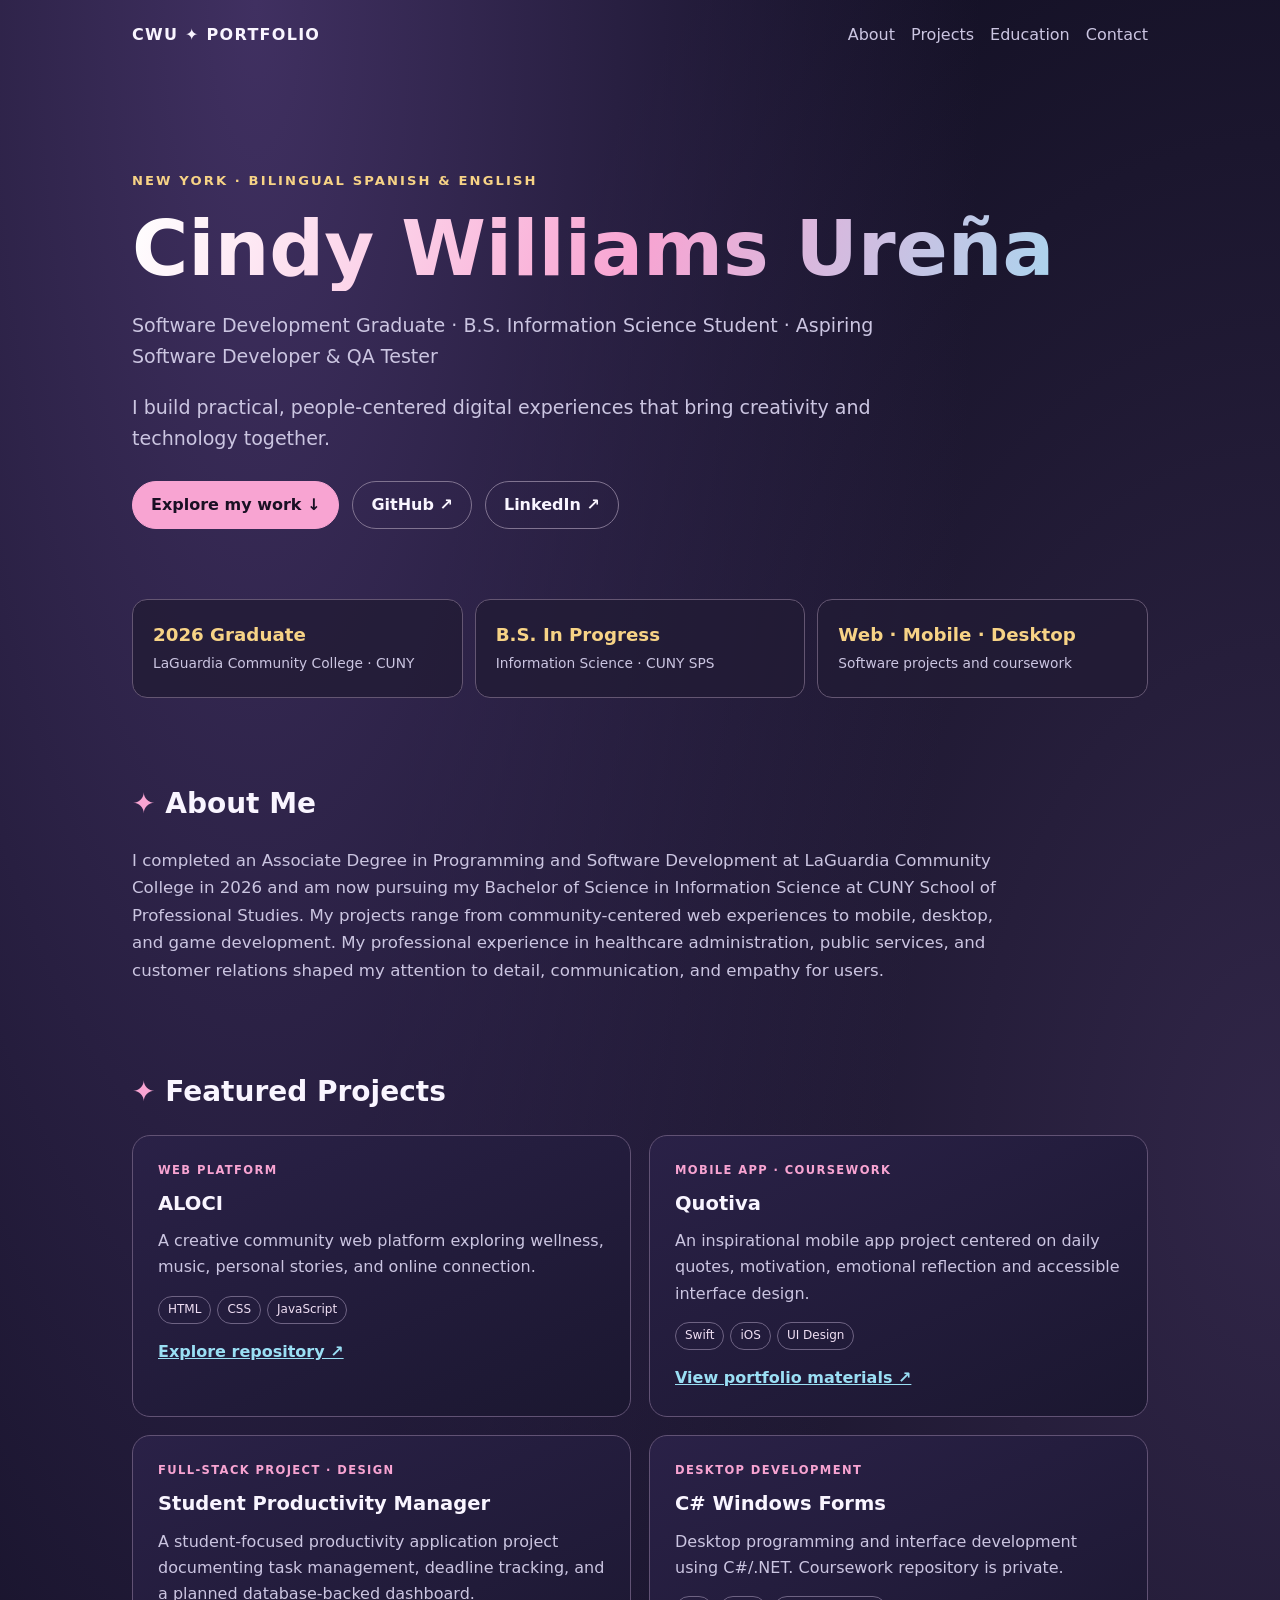
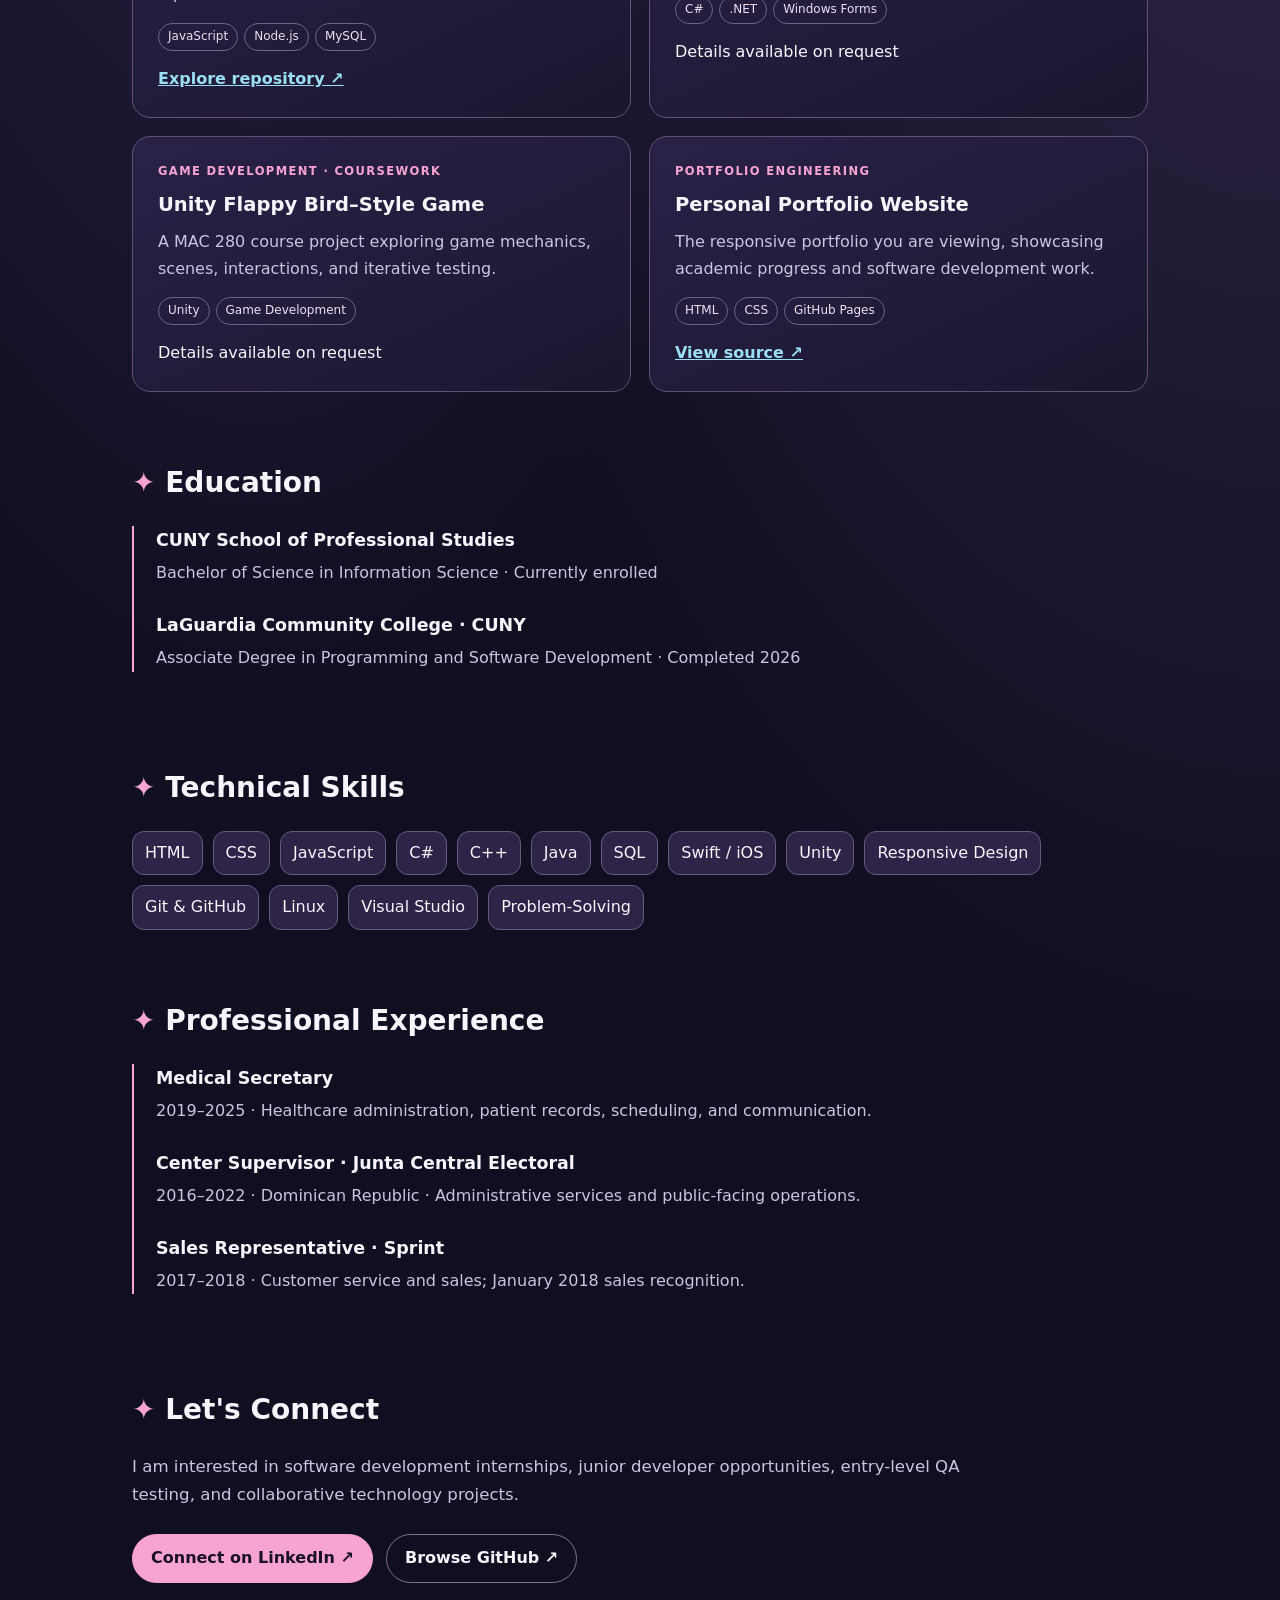
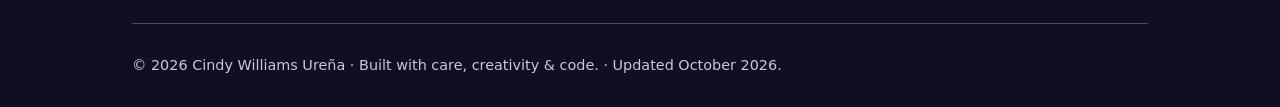
<file: index.html>
<!doctype html>
<html lang="en">
<head>
<meta charset="utf-8"><meta name="viewport" content="width=device-width,initial-scale=1">
<meta name="description" content="Cindy Williams Ureña — CUNY software development graduate, Information Science bachelor's student and aspiring developer. Projects, education and experience.">
<title>Cindy Williams Ureña | Developer Portfolio</title>
<style>
:root{color-scheme:dark;--bg:#100e21;--card:#201b38;--text:#f9f5ff;--muted:#cbc5e1;--pink:#f8a4d2;--gold:#f7d386;--blue:#9adff4}
*{box-sizing:border-box}html{scroll-behavior:smooth}body{margin:0;background:radial-gradient(ellipse at 20% 0%,#403061 0%,transparent 50%),radial-gradient(ellipse at 100% 35%,#312648 0%,transparent 50%),var(--bg);font:16px/1.65 system-ui,-apple-system,Segoe UI,sans-serif;color:var(--text)}.wrap{max-width:1060px;margin:auto;padding:0 22px}.nav{display:flex;justify-content:space-between;align-items:center;gap:16px;padding:22px 0}.logo{font-weight:800;letter-spacing:.08em}.nav a{color:var(--muted);text-decoration:none;margin-left:16px}.nav a:hover,a:hover{color:white}.hero{padding:100px 0 70px}.eyebrow{color:var(--gold);font-size:.82rem;letter-spacing:.16em;text-transform:uppercase;font-weight:700}.hero h1{font-size:clamp(2.5rem,6vw,5.25rem);line-height:1.08;margin:16px 0;background:linear-gradient(110deg,#fff,var(--pink),var(--blue));color:transparent;background-clip:text}.lead{max-width:770px;color:var(--muted);font-size:1.19rem}.actions{display:flex;flex-wrap:wrap;gap:13px;margin-top:26px}.btn{display:inline-flex;border:1px solid var(--pink);border-radius:999px;padding:10px 18px;color:#1a1024;background:var(--pink);font-weight:700;text-decoration:none}.btn.secondary{background:transparent;color:var(--text);border-color:#807390}.statbar{display:grid;grid-template-columns:repeat(3,1fr);gap:12px;margin-bottom:55px}.stat{border:1px solid #645672;background:#211b35c9;border-radius:15px;padding:20px}.stat strong{display:block;color:var(--gold);font-size:1.14rem}.stat span{color:var(--muted);font-size:.86rem}section{padding:28px 0 40px}h2{font-size:1.75rem;margin:0 0 20px}h2::before{content:"✦ ";color:var(--pink)}.about{font-size:1.04rem;max-width:880px;color:var(--muted)}.cards{display:grid;grid-template-columns:repeat(2,minmax(0,1fr));gap:18px}.card{background:linear-gradient(155deg,#2a2147,#1b1730);border:1px solid #615274;border-radius:18px;padding:25px}.card h3{margin:8px 0;font-size:1.22rem}.card p{color:var(--muted);margin:0 0 14px}.type{font-size:.72rem;font-weight:800;color:var(--pink);letter-spacing:.12em;text-transform:uppercase}.tags{display:flex;gap:6px;flex-wrap:wrap;margin:15px 0}.tags span{border:1px solid #6e6383;border-radius:999px;padding:3px 9px;font-size:.75rem;color:#f0dff4}.card a{color:var(--blue);font-weight:600}.timeline{border-left:2px solid var(--pink);padding-left:22px}.entry{margin:0 0 25px}.entry strong{font-size:1.09rem}.entry p{color:var(--muted);margin:5px 0}.skills{display:flex;flex-wrap:wrap;gap:10px}.skills span{background:#2d2447;border:1px solid #685981;padding:8px 12px;border-radius:12px}footer{border-top:1px solid #514568;padding:30px 0;color:var(--muted);font-size:.9rem}a:focus-visible{outline:3px solid var(--gold);outline-offset:3px}@media(max-width:680px){.nav{flex-direction:column;align-items:flex-start}.nav a{margin:0 16px 0 0}.hero{padding:55px 0}.statbar,.cards{grid-template-columns:1fr}}
</style>
</head>
<body>
<div class="wrap">
<nav class="nav" aria-label="Main navigation"><div class="logo">CWU ✦ PORTFOLIO</div><div><a href="#about">About</a><a href="#projects">Projects</a><a href="#education">Education</a><a href="#contact">Contact</a></div></nav>
<main>
<header class="hero"><div class="eyebrow">New York · Bilingual Spanish & English</div><h1>Cindy Williams Ureña</h1><p class="lead">Software Development Graduate · B.S. Information Science Student · Aspiring Software Developer & QA Tester</p><p class="lead">I build practical, people-centered digital experiences that bring creativity and technology together.</p><div class="actions"><a class="btn" href="#projects">Explore my work ↓</a><a class="btn secondary" href="https://github.com/cindymwu29-prog" target="_blank" rel="noopener noreferrer">GitHub ↗</a><a class="btn secondary" href="https://www.linkedin.com/in/cindy-williams-ure%C3%B1a-125b55191" target="_blank" rel="noopener noreferrer">LinkedIn ↗</a></div></header>
<div class="statbar"><div class="stat"><strong>2026 Graduate</strong><span>LaGuardia Community College · CUNY</span></div><div class="stat"><strong>B.S. In Progress</strong><span>Information Science · CUNY SPS</span></div><div class="stat"><strong>Web · Mobile · Desktop</strong><span>Software projects and coursework</span></div></div>
<section id="about"><h2>About Me</h2><p class="about">I completed an Associate Degree in Programming and Software Development at LaGuardia Community College in 2026 and am now pursuing my Bachelor of Science in Information Science at CUNY School of Professional Studies. My projects range from community-centered web experiences to mobile, desktop, and game development. My professional experience in healthcare administration, public services, and customer relations shaped my attention to detail, communication, and empathy for users.</p></section>
<section id="projects"><h2>Featured Projects</h2><div class="cards">
<article class="card"><div class="type">Web Platform</div><h3>ALOCI</h3><p>A creative community web platform exploring wellness, music, personal stories, and online connection.</p><div class="tags"><span>HTML</span><span>CSS</span><span>JavaScript</span></div><a href="https://github.com/cindymwu29-prog/ALOCI" target="_blank" rel="noopener noreferrer">Explore repository ↗</a></article>
<article class="card"><div class="type">Mobile App · Coursework</div><h3>Quotiva</h3><p>An inspirational mobile app project centered on daily quotes, motivation, emotional reflection and accessible interface design.</p><div class="tags"><span>Swift</span><span>iOS</span><span>UI Design</span></div><a href="https://github.com/cindymwu29-prog/portfolio" target="_blank" rel="noopener noreferrer">View portfolio materials ↗</a></article>
<article class="card"><div class="type">Full-Stack Project · Design</div><h3>Student Productivity Manager</h3><p>A student-focused productivity application project documenting task management, deadline tracking, and a planned database-backed dashboard.</p><div class="tags"><span>JavaScript</span><span>Node.js</span><span>MySQL</span></div><a href="https://github.com/cindymwu29-prog/student-productivity-manager" target="_blank" rel="noopener noreferrer">Explore repository ↗</a></article>
<article class="card"><div class="type">Desktop Development</div><h3>C# Windows Forms</h3><p>Desktop programming and interface development using C#/.NET. Coursework repository is private.</p><div class="tags"><span>C#</span><span>.NET</span><span>Windows Forms</span></div><span>Details available on request</span></article>
<article class="card"><div class="type">Game Development · Coursework</div><h3>Unity Flappy Bird–Style Game</h3><p>A MAC 280 course project exploring game mechanics, scenes, interactions, and iterative testing.</p><div class="tags"><span>Unity</span><span>Game Development</span></div><span>Details available on request</span></article>
<article class="card"><div class="type">Portfolio Engineering</div><h3>Personal Portfolio Website</h3><p>The responsive portfolio you are viewing, showcasing academic progress and software development work.</p><div class="tags"><span>HTML</span><span>CSS</span><span>GitHub Pages</span></div><a href="https://github.com/cindymwu29-prog/cindymwu29-prog.github.io" target="_blank" rel="noopener noreferrer">View source ↗</a></article>
</div></section>
<section id="education"><h2>Education</h2><div class="timeline"><div class="entry"><strong>CUNY School of Professional Studies</strong><p>Bachelor of Science in Information Science · Currently enrolled</p></div><div class="entry"><strong>LaGuardia Community College · CUNY</strong><p>Associate Degree in Programming and Software Development · Completed 2026</p></div></div></section>
<section><h2>Technical Skills</h2><div class="skills"><span>HTML</span><span>CSS</span><span>JavaScript</span><span>C#</span><span>C++</span><span>Java</span><span>SQL</span><span>Swift / iOS</span><span>Unity</span><span>Responsive Design</span><span>Git & GitHub</span><span>Linux</span><span>Visual Studio</span><span>Problem-Solving</span></div></section>
<section><h2>Professional Experience</h2><div class="timeline"><div class="entry"><strong>Medical Secretary</strong><p>2019–2025 · Healthcare administration, patient records, scheduling, and communication.</p></div><div class="entry"><strong>Center Supervisor · Junta Central Electoral</strong><p>2016–2022 · Dominican Republic · Administrative services and public-facing operations.</p></div><div class="entry"><strong>Sales Representative · Sprint</strong><p>2017–2018 · Customer service and sales; January 2018 sales recognition.</p></div></div></section>
<section id="contact"><h2>Let's Connect</h2><p class="about">I am interested in software development internships, junior developer opportunities, entry-level QA testing, and collaborative technology projects.</p><div class="actions"><a class="btn" href="https://www.linkedin.com/in/cindy-williams-ure%C3%B1a-125b55191" target="_blank" rel="noopener noreferrer">Connect on LinkedIn ↗</a><a class="btn secondary" href="https://github.com/cindymwu29-prog" target="_blank" rel="noopener noreferrer">Browse GitHub ↗</a></div></section>
</main><footer>© <span id="year">2026</span> Cindy Williams Ureña · Built with care, creativity & code. · Updated October 2026.</footer>
</div><script>document.getElementById('year').textContent=new Date().getFullYear()</script>
</body></html>
</file>
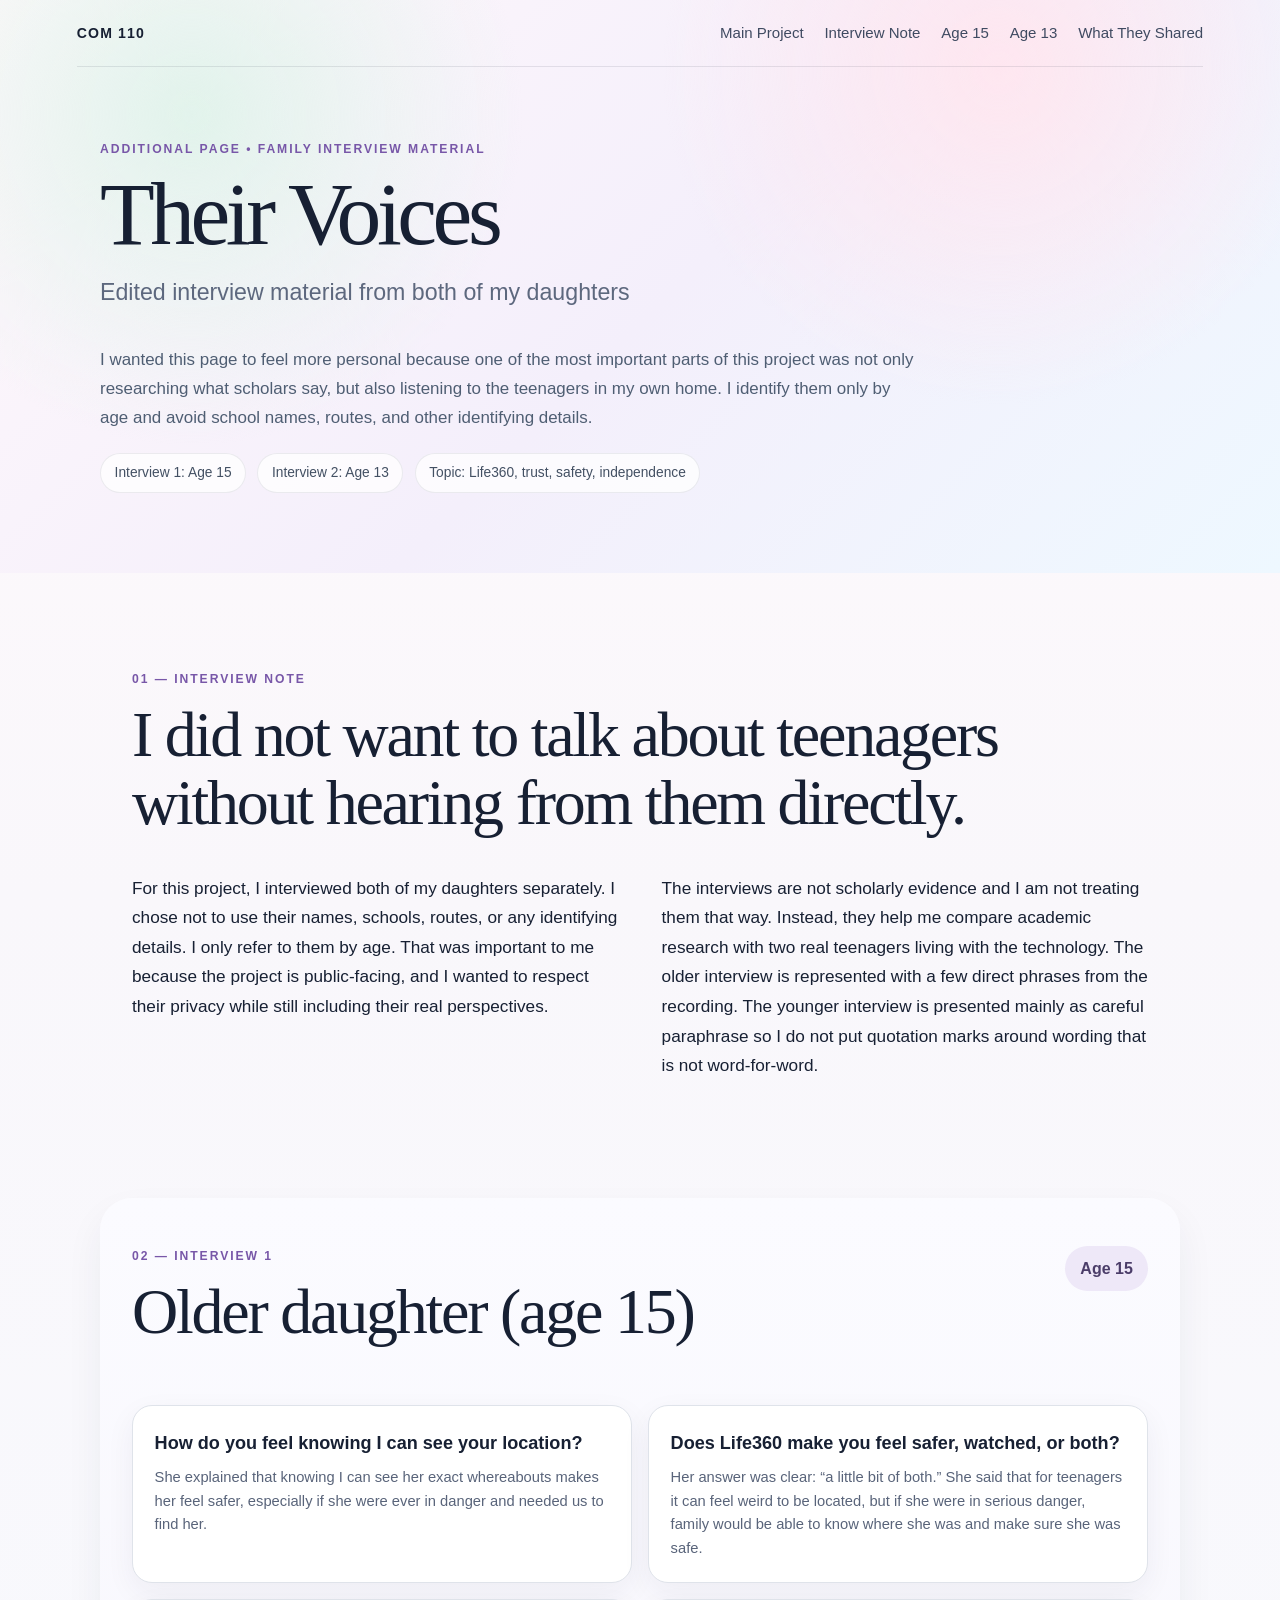
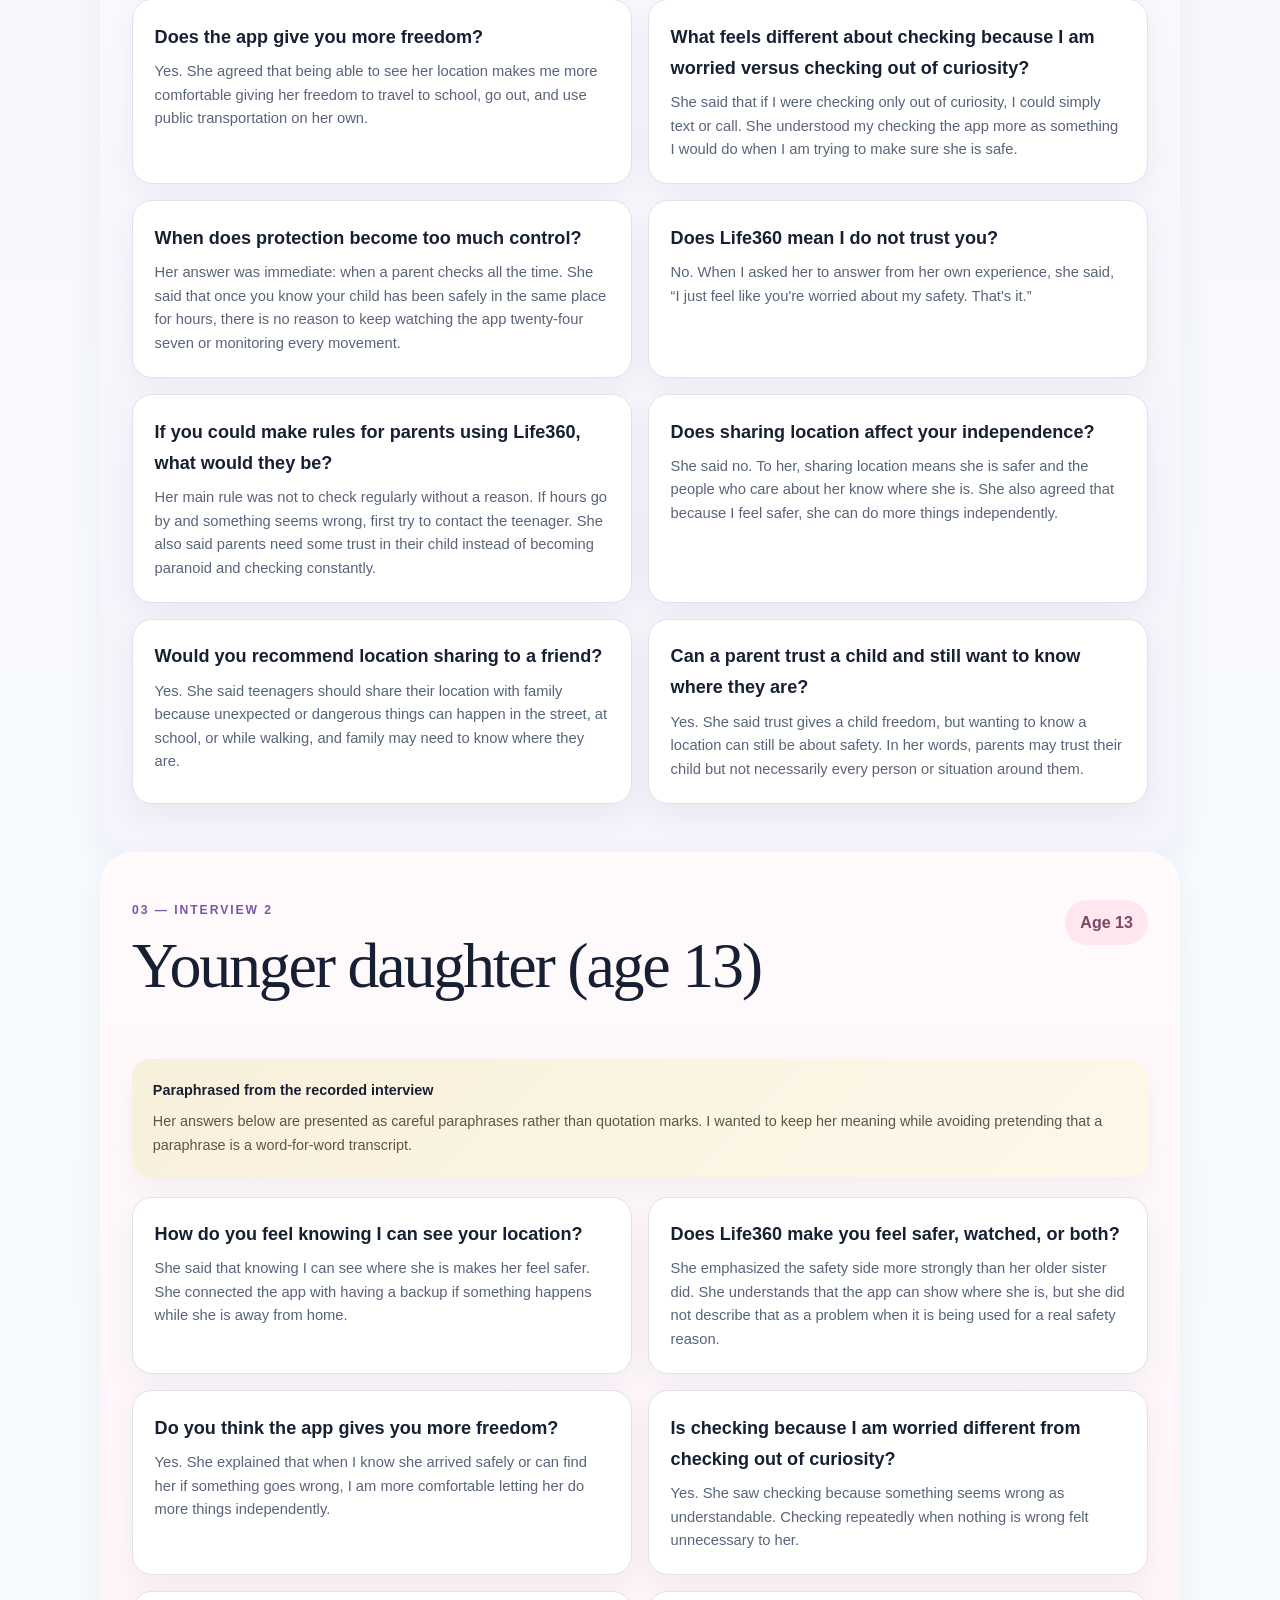
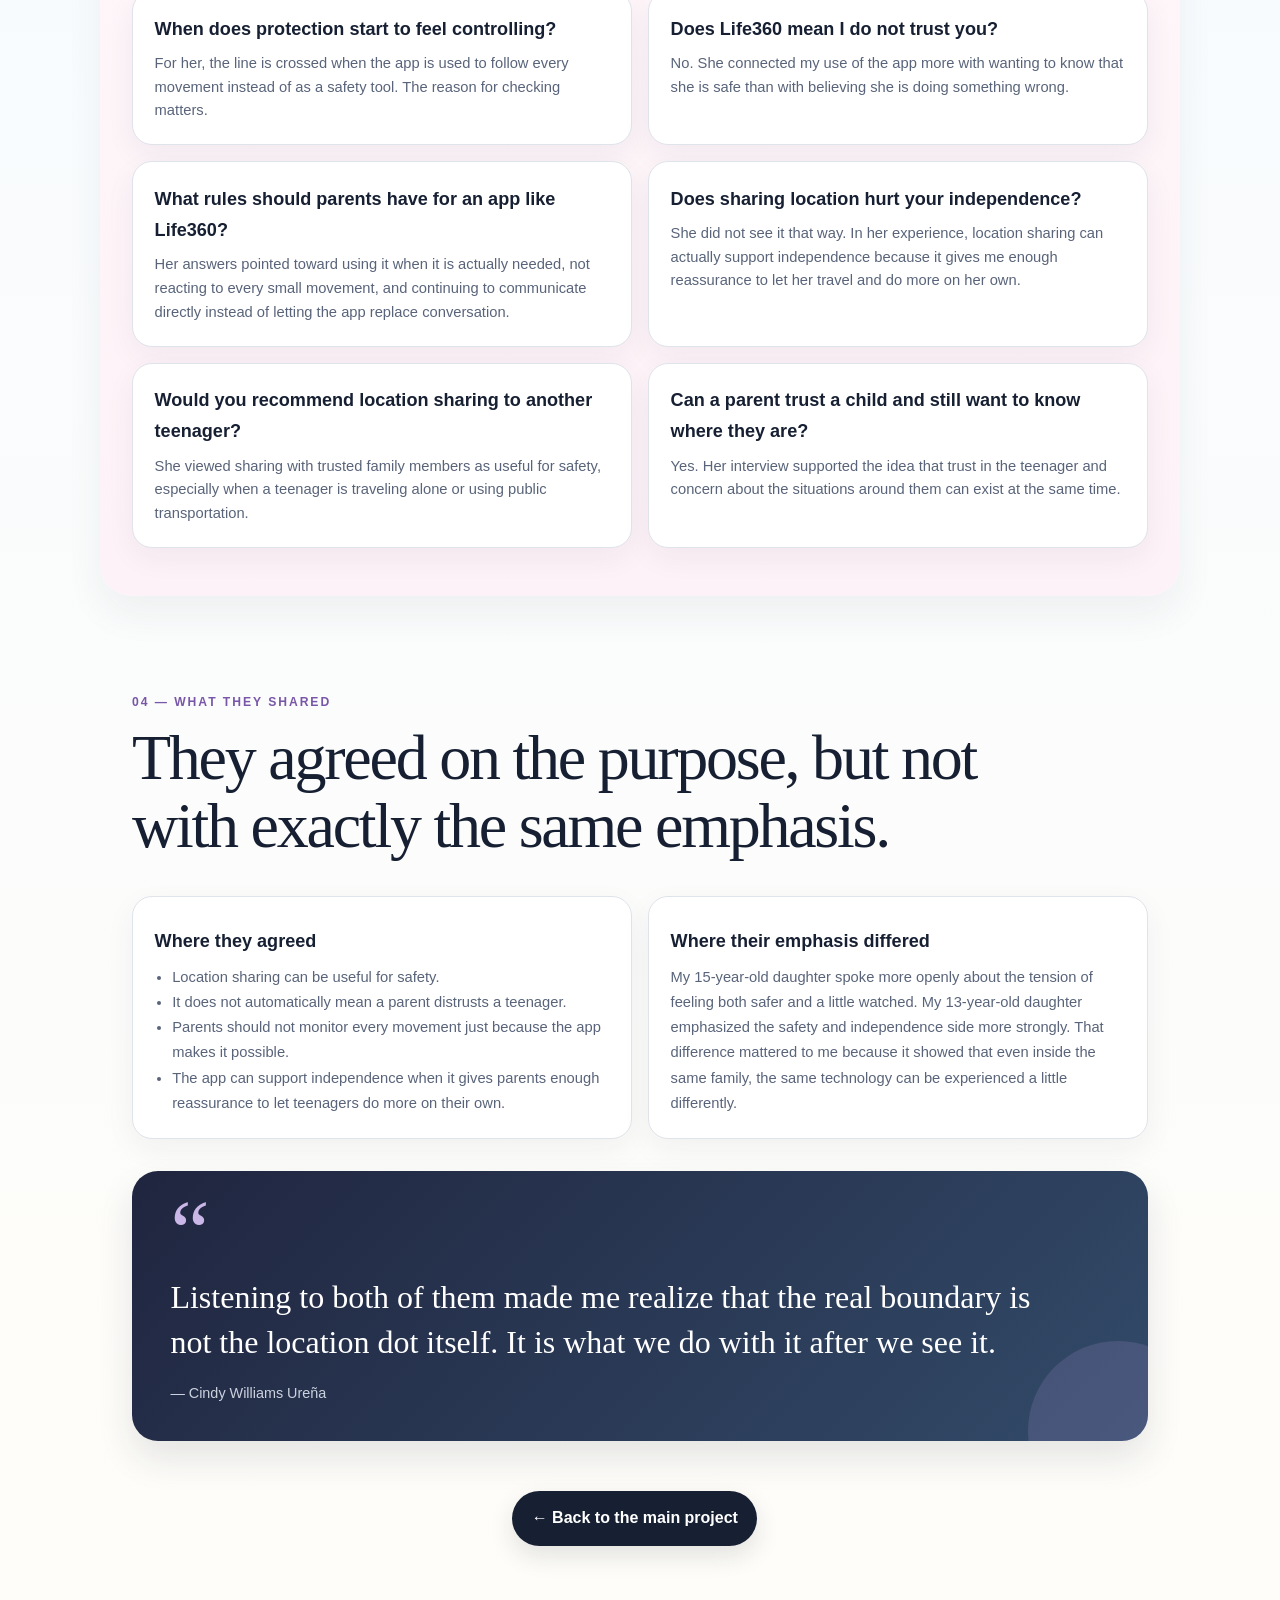
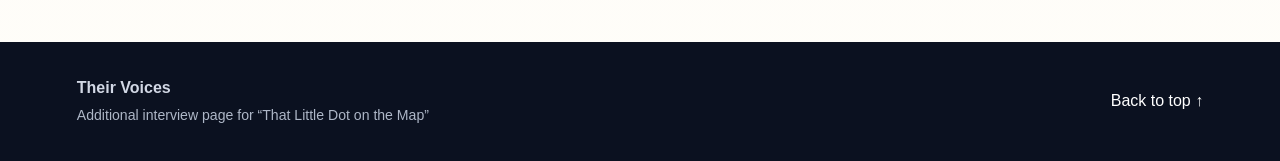
<file: com110-life360/interviews.html>
<!DOCTYPE html>
<html lang="en">
<head>
  <meta charset="UTF-8">
  <meta name="viewport" content="width=device-width, initial-scale=1.0">
  <meta name="description" content="Family interview page for COM 110 project on Life360, trust, safety, and teenage independence.">
  <title>Family Interview Page | That Little Dot on the Map</title>
  <link rel="stylesheet" href="styles.css">
</head>
<body class="body-gradient interview-body">
  <div class="progress" aria-hidden="true"><span id="progressBar"></span></div>
  <header class="subhero" id="top">
    <nav class="nav" aria-label="Project navigation">
      <a class="brand" href="index.html">COM 110</a>
      <button class="menu-toggle" aria-expanded="false" aria-controls="navLinks">Menu</button>
      <div class="nav-links" id="navLinks">
        <a href="index.html">Main Project</a>
        <a href="#intro">Interview Note</a>
        <a href="#older">Age 15</a>
        <a href="#younger">Age 13</a>
        <a href="#compare">What They Shared</a>
      </div>
    </nav>

    <div class="subhero-inner">
      <p class="eyebrow">Additional Page • Family Interview Material</p>
      <h1>Their Voices</h1>
      <p class="subtitle">Edited interview material from both of my daughters</p>
      <p class="subhero-copy">I wanted this page to feel more personal because one of the most important parts of this project was not only researching what scholars say, but also listening to the teenagers in my own home. I identify them only by age and avoid school names, routes, and other identifying details.</p>
      <div class="pill-row">
        <span class="pill">Interview 1: Age 15</span>
        <span class="pill">Interview 2: Age 13</span>
        <span class="pill">Topic: Life360, trust, safety, independence</span>
      </div>
    </div>
  </header>

  <main>
    <section class="section" id="intro">
      <p class="section-label">01 — Interview note</p>
      <h2>I did not want to talk about teenagers without hearing from them directly.</h2>
      <div class="prose two-col">
        <p>For this project, I interviewed both of my daughters separately. I chose not to use their names, schools, routes, or any identifying details. I only refer to them by age. That was important to me because the project is public-facing, and I wanted to respect their privacy while still including their real perspectives.</p>
        <p>The interviews are not scholarly evidence and I am not treating them that way. Instead, they help me compare academic research with two real teenagers living with the technology. The older interview is represented with a few direct phrases from the recording. The younger interview is presented mainly as careful paraphrase so I do not put quotation marks around wording that is not word-for-word.</p>
      </div>
    </section>

    <section class="section interview-panel older" id="older">
      <div class="panel-head">
        <div>
          <p class="section-label">02 — Interview 1</p>
          <h2>Older daughter (age 15)</h2>
        </div>
        <div class="age-badge">Age 15</div>
      </div>
      <div class="qa-grid">
        <article class="qa-card"><h3>How do you feel knowing I can see your location?</h3><p>She explained that knowing I can see her exact whereabouts makes her feel safer, especially if she were ever in danger and needed us to find her.</p></article>
        <article class="qa-card"><h3>Does Life360 make you feel safer, watched, or both?</h3><p>Her answer was clear: <q>a little bit of both.</q> She said that for teenagers it can feel weird to be located, but if she were in serious danger, family would be able to know where she was and make sure she was safe.</p></article>
        <article class="qa-card"><h3>Does the app give you more freedom?</h3><p>Yes. She agreed that being able to see her location makes me more comfortable giving her freedom to travel to school, go out, and use public transportation on her own.</p></article>
        <article class="qa-card"><h3>What feels different about checking because I am worried versus checking out of curiosity?</h3><p>She said that if I were checking only out of curiosity, I could simply text or call. She understood my checking the app more as something I would do when I am trying to make sure she is safe.</p></article>
        <article class="qa-card"><h3>When does protection become too much control?</h3><p>Her answer was immediate: when a parent checks all the time. She said that once you know your child has been safely in the same place for hours, there is no reason to keep watching the app twenty-four seven or monitoring every movement.</p></article>
        <article class="qa-card"><h3>Does Life360 mean I do not trust you?</h3><p>No. When I asked her to answer from her own experience, she said, <q>I just feel like you're worried about my safety. That's it.</q></p></article>
        <article class="qa-card"><h3>If you could make rules for parents using Life360, what would they be?</h3><p>Her main rule was not to check regularly without a reason. If hours go by and something seems wrong, first try to contact the teenager. She also said parents need some trust in their child instead of becoming paranoid and checking constantly.</p></article>
        <article class="qa-card"><h3>Does sharing location affect your independence?</h3><p>She said no. To her, sharing location means she is safer and the people who care about her know where she is. She also agreed that because I feel safer, she can do more things independently.</p></article>
        <article class="qa-card"><h3>Would you recommend location sharing to a friend?</h3><p>Yes. She said teenagers should share their location with family because unexpected or dangerous things can happen in the street, at school, or while walking, and family may need to know where they are.</p></article>
        <article class="qa-card"><h3>Can a parent trust a child and still want to know where they are?</h3><p>Yes. She said trust gives a child freedom, but wanting to know a location can still be about safety. In her words, parents may trust their child but not necessarily every person or situation around them.</p></article>
      </div>
    </section>

    <section class="section interview-panel younger" id="younger">
      <div class="panel-head">
        <div>
          <p class="section-label">03 — Interview 2</p>
          <h2>Younger daughter (age 13)</h2>
        </div>
        <div class="age-badge pink">Age 13</div>
      </div>
      <div class="method-note">
        <strong>Paraphrased from the recorded interview</strong>
        <p>Her answers below are presented as careful paraphrases rather than quotation marks. I wanted to keep her meaning while avoiding pretending that a paraphrase is a word-for-word transcript.</p>
      </div>
      <div class="qa-grid" style="margin-top:1.2rem">
        <article class="qa-card"><h3>How do you feel knowing I can see your location?</h3><p>She said that knowing I can see where she is makes her feel safer. She connected the app with having a backup if something happens while she is away from home.</p></article>
        <article class="qa-card"><h3>Does Life360 make you feel safer, watched, or both?</h3><p>She emphasized the safety side more strongly than her older sister did. She understands that the app can show where she is, but she did not describe that as a problem when it is being used for a real safety reason.</p></article>
        <article class="qa-card"><h3>Do you think the app gives you more freedom?</h3><p>Yes. She explained that when I know she arrived safely or can find her if something goes wrong, I am more comfortable letting her do more things independently.</p></article>
        <article class="qa-card"><h3>Is checking because I am worried different from checking out of curiosity?</h3><p>Yes. She saw checking because something seems wrong as understandable. Checking repeatedly when nothing is wrong felt unnecessary to her.</p></article>
        <article class="qa-card"><h3>When does protection start to feel controlling?</h3><p>For her, the line is crossed when the app is used to follow every movement instead of as a safety tool. The reason for checking matters.</p></article>
        <article class="qa-card"><h3>Does Life360 mean I do not trust you?</h3><p>No. She connected my use of the app more with wanting to know that she is safe than with believing she is doing something wrong.</p></article>
        <article class="qa-card"><h3>What rules should parents have for an app like Life360?</h3><p>Her answers pointed toward using it when it is actually needed, not reacting to every small movement, and continuing to communicate directly instead of letting the app replace conversation.</p></article>
        <article class="qa-card"><h3>Does sharing location hurt your independence?</h3><p>She did not see it that way. In her experience, location sharing can actually support independence because it gives me enough reassurance to let her travel and do more on her own.</p></article>
        <article class="qa-card"><h3>Would you recommend location sharing to another teenager?</h3><p>She viewed sharing with trusted family members as useful for safety, especially when a teenager is traveling alone or using public transportation.</p></article>
        <article class="qa-card"><h3>Can a parent trust a child and still want to know where they are?</h3><p>Yes. Her interview supported the idea that trust in the teenager and concern about the situations around them can exist at the same time.</p></article>
      </div>
    </section>

    <section class="section" id="compare">
      <p class="section-label">04 — What they shared</p>
      <h2>They agreed on the purpose, but not with exactly the same emphasis.</h2>
      <div class="compare-grid">
        <article>
          <h3>Where they agreed</h3>
          <ul>
            <li>Location sharing can be useful for safety.</li>
            <li>It does not automatically mean a parent distrusts a teenager.</li>
            <li>Parents should not monitor every movement just because the app makes it possible.</li>
            <li>The app can support independence when it gives parents enough reassurance to let teenagers do more on their own.</li>
          </ul>
        </article>
        <article>
          <h3>Where their emphasis differed</h3>
          <p>My 15-year-old daughter spoke more openly about the tension of feeling both safer and a little watched. My 13-year-old daughter emphasized the safety and independence side more strongly. That difference mattered to me because it showed that even inside the same family, the same technology can be experienced a little differently.</p>
        </article>
      </div>

      <div class="quote-card final">
        <div class="quote-icon" aria-hidden="true">“</div>
        <blockquote>Listening to both of them made me realize that the real boundary is not the location dot itself. It is what we do with it after we see it.</blockquote>
        <p>— Cindy Williams Ureña</p>
      </div>

      <div class="center-link">
        <a class="button" href="index.html">← Back to the main project</a>
      </div>
    </section>
  </main>

  <footer>
    <div><strong>Their Voices</strong><br><span>Additional interview page for “That Little Dot on the Map”</span></div>
    <a href="#top">Back to top ↑</a>
  </footer>
  <script src="script.js"></script>
</body>
</html>
</file>
<file: com110-life360/styles.css>
:root{--ink:#172033;--muted:#5d687e;--paper:#f8f7f4;--card:#ffffff;--purple:#7857a8;--purple2:#a78ccc;--blue:#366b8f;--mint:#dff3ea;--rose:#f6e2e7;--lav:#eee8f8;--line:#dfe3ea;--dark:#111827;--cream:#f8f0db;--blush:#ffe6ef;--sky:#e7f2ff;--gold:#fff3d6}*{box-sizing:border-box}html{scroll-behavior:smooth}body{margin:0;font-family:Inter,ui-sans-serif,-apple-system,BlinkMacSystemFont,"Segoe UI",Arial,sans-serif;color:var(--ink);background:var(--paper);line-height:1.72}body.body-gradient{background:linear-gradient(180deg,#fffafc 0%,#f9f7fb 18%,#f7fbff 58%,#fffdf8 100%)}a{color:inherit}img{max-width:100%;display:block}.progress{position:fixed;top:0;left:0;width:100%;height:4px;z-index:100;background:transparent}.progress span{display:block;height:100%;width:0;background:linear-gradient(90deg,var(--purple),#3d83aa,#d67aa6);transition:width .08s linear}.hero{min-height:94vh;padding:0 6vw 5rem;background:radial-gradient(circle at 78% 20%,rgba(236,225,251,.95) 0,transparent 33%),radial-gradient(circle at 18% 10%,rgba(220,238,250,.92) 0,transparent 30%),linear-gradient(135deg,#fff9fb 0%,#f8f0fb 40%,#f6fbff 100%)}.subhero{padding:0 6vw 4rem;background:radial-gradient(circle at 78% 12%,rgba(255,230,239,.95) 0,transparent 30%),radial-gradient(circle at 15% 20%,rgba(223,243,234,.9) 0,transparent 28%),linear-gradient(135deg,#fff8fb 0%,#f4effb 52%,#eef8ff 100%)}.subhero-inner{max-width:1080px;margin:0 auto;padding:4.5rem 0 1rem}.subhero h1{font-family:Georgia,"Times New Roman",serif;font-size:clamp(3.2rem,7vw,5.7rem);font-weight:500;line-height:.96;letter-spacing:-.05em;margin:.2rem 0 1rem}.subhero-copy{max-width:820px;font-size:1.06rem;color:#4f5e73}.nav{display:flex;justify-content:space-between;align-items:center;padding:1.25rem 0;border-bottom:1px solid rgba(23,32,51,.1);position:relative}.brand{text-decoration:none;font-weight:800;letter-spacing:.08em;font-size:.88rem}.nav-links{display:flex;gap:1.3rem;align-items:center}.nav-links a{text-decoration:none;color:#3f4a61;font-size:.94rem}.nav-links a:hover{color:var(--purple)}.menu-toggle{display:none;border:1px solid var(--line);background:white;border-radius:999px;padding:.55rem .9rem;font:inherit}.hero-grid{max-width:1180px;margin:0 auto;padding-top:6.6rem;display:grid;grid-template-columns:1.2fr .8fr;gap:4.5rem;align-items:center}.eyebrow,.section-label{text-transform:uppercase;letter-spacing:.16em;font-weight:800;font-size:.76rem;color:var(--purple);margin:0 0 .7rem}.hero h1{font-family:Georgia,"Times New Roman",serif;font-size:clamp(3.9rem,8vw,7.2rem);font-weight:500;line-height:.91;letter-spacing:-.055em;margin:.35rem 0 1.2rem}.subtitle{font-size:1.45rem;color:var(--muted);margin:0 0 2rem}.question-box{max-width:760px;border-left:4px solid var(--purple);padding:.45rem 0 .45rem 1.15rem}.question-box span{font-size:.76rem;text-transform:uppercase;letter-spacing:.12em;font-weight:800;color:var(--purple)}.question-box p{margin:.35rem 0 0;font-size:1.04rem}.button{display:inline-flex;gap:.65rem;align-items:center;margin-top:1.15rem;margin-right:.65rem;text-decoration:none;background:var(--ink);color:white;padding:.85rem 1.2rem;border-radius:999px;font-weight:700;box-shadow:0 10px 24px rgba(23,32,51,.12)}.button-secondary{background:white;color:var(--ink);border:1px solid rgba(23,32,51,.1)}.hero-art{display:flex;flex-direction:column;align-items:center;gap:1rem}.phone{width:255px;height:475px;background:#141c29;border-radius:43px;padding:18px;position:relative;box-shadow:0 28px 80px rgba(41,37,73,.2);overflow:hidden}.phone:before{content:"";position:absolute;inset:18px;border-radius:27px;background:linear-gradient(155deg,#d7f0fa 0 35%,#f6e6f0 35% 68%,#f8edc9 68%)}.phone-speaker{position:absolute;top:28px;left:50%;transform:translateX(-50%);width:80px;height:7px;background:#101723;border-radius:20px;z-index:6}.road{position:absolute;background:white;border-radius:99px;z-index:2;opacity:.92}.road-a{width:310px;height:27px;transform:rotate(36deg);left:-52px;top:160px}.road-b{width:275px;height:21px;transform:rotate(-31deg);left:-18px;top:285px}.road-c{width:230px;height:18px;transform:rotate(8deg);left:38px;top:377px}.pin{position:absolute;left:50%;top:50%;width:82px;height:82px;background:var(--purple);border-radius:50% 50% 50% 0;transform:translate(-50%,-50%) rotate(-45deg);z-index:5;box-shadow:0 15px 30px rgba(66,41,97,.25)}.pin span{position:absolute;width:28px;height:28px;border-radius:50%;background:white;left:27px;top:27px}.map-label{position:absolute;z-index:4;background:rgba(255,255,255,.9);padding:.3rem .5rem;border-radius:7px;font-size:.56rem;letter-spacing:.08em;font-weight:800;color:#506078}.label-home{left:38px;top:104px}.label-school{right:35px;bottom:63px}.hero-note{font-family:Georgia,serif;font-style:italic;color:#59647b;max-width:330px;text-align:center;margin:0}.section{max-width:1080px;margin:0 auto;padding:6rem 2rem}.section h2{font-family:Georgia,"Times New Roman",serif;font-size:clamp(2.35rem,5vw,4.25rem);font-weight:500;line-height:1.06;letter-spacing:-.035em;margin:.55rem 0 2.3rem;max-width:900px}.prose{font-size:1.075rem;max-width:910px}.prose p{margin:0 0 1.35rem}.two-col{max-width:none;display:grid;grid-template-columns:1fr 1fr;gap:2.7rem}.text-link{font-weight:750;text-decoration-thickness:1px;text-underline-offset:3px;color:#4b4d94}.stats-band{background:linear-gradient(135deg,#111827 0%,#18223a 52%,#222949 100%);color:white;padding:4.6rem 2rem}.stats-wrap{max-width:1080px;margin:0 auto}.section-label.light{color:#d9c7f0}.stats-grid{display:grid;grid-template-columns:repeat(4,1fr);gap:1rem}.stat{padding:1.3rem 1.15rem;border:1px solid rgba(255,255,255,.15);border-radius:18px;background:rgba(255,255,255,.045);display:flex;flex-direction:column;min-height:215px;backdrop-filter:blur(3px)}.stat strong{font-family:Georgia,serif;font-size:2.65rem;font-weight:500;color:#f6edff}.stat span{font-size:.91rem;color:#d4d9e4;line-height:1.45;margin:.45rem 0 auto}.stat a{font-size:.8rem;margin-top:1rem;color:#d6c9f2}.teen-section{position:relative}.teen-heading{display:grid;grid-template-columns:1fr 320px;gap:2.4rem;align-items:start}.method-note{background:linear-gradient(135deg,var(--cream),#fff8ea);border-radius:18px;padding:1.2rem 1.3rem;font-size:.9rem;box-shadow:0 12px 28px rgba(36,45,73,.05)}.method-note p{margin:.35rem 0 0;color:#5f5543}.dual-quotes{display:grid;grid-template-columns:1fr 1fr;gap:1rem;margin:2.2rem 0}.quote-card{background:linear-gradient(135deg,#182237,#252c43);color:white;border-radius:26px;padding:2.2rem 2.4rem;position:relative;overflow:hidden;box-shadow:0 18px 36px rgba(23,32,51,.11)}.quote-card:after{content:"";position:absolute;width:180px;height:180px;border-radius:50%;background:rgba(167,140,204,.2);right:-60px;bottom:-80px}.quote-card.pink{background:linear-gradient(135deg,#5b3457,#7a4873)}.quote-card.pink:after{background:rgba(255,255,255,.12)}.quote-card.mini{margin:0;padding:1.8rem 1.8rem}.quote-icon{font-family:Georgia,serif;font-size:5.5rem;color:#cab7e7;line-height:.6}.quote-card blockquote{font-family:Georgia,serif;font-size:clamp(1.4rem,2.5vw,2rem);line-height:1.4;margin:1rem 0;max-width:900px}.quote-card.mini blockquote{font-size:1.2rem}.quote-card p{margin:0;color:#cbd2df;font-size:.9rem}.insight-grid{display:grid;grid-template-columns:repeat(3,1fr);gap:1rem;margin-top:2rem}.insight-grid article,.qa-card,.compare-grid article{background:white;border:1px solid var(--line);border-radius:20px;padding:1.35rem;box-shadow:0 10px 30px rgba(36,45,73,.055)}.insight-grid article>span{display:inline-block;color:var(--purple);font-weight:800;font-size:.78rem;letter-spacing:.12em}.insight-grid h3,.qa-card h3,.compare-grid h3{font-size:1.13rem;margin:.45rem 0}.insight-grid p,.qa-card p,.compare-grid p,.compare-grid li{margin:0;color:#59647a;font-size:.92rem}.center-link{text-align:center;margin-top:2rem}.balance-visual{display:grid;grid-template-columns:1fr auto 1.15fr auto 1fr;gap:.75rem;align-items:center;margin-top:3rem}.balance-item{min-height:145px;border-radius:20px;padding:1.5rem;display:flex;flex-direction:column;justify-content:center;box-shadow:0 10px 24px rgba(36,45,73,.05)}.balance-item span{font-weight:850;letter-spacing:.05em}.balance-item small{font-size:.83rem;margin-top:.45rem;line-height:1.4}.balance-item.safe{background:var(--mint)}.balance-item.trust{background:var(--lav)}.balance-item.control{background:var(--rose)}.balance-arrow{font-size:1.7rem;color:#8c95a5}.dark-section{max-width:none;background:linear-gradient(135deg,#111827 0%,#1e2942 40%,#3d3350 100%);color:white;padding-left:max(2rem,calc((100vw - 1080px)/2 + 2rem));padding-right:max(2rem,calc((100vw - 1080px)/2 + 2rem))}.dark-section h2{max-width:880px}.light-text{color:#e2e6ef}.image-section{display:grid;grid-template-columns:1fr 1fr;gap:3rem;align-items:center}.image-section figure{margin:0;background:white;border:1px solid var(--line);border-radius:22px;padding:1.1rem;box-shadow:0 14px 40px rgba(36,45,73,.08)}.image-section img{border-radius:14px}.image-section figcaption{font-size:.82rem;color:#636d7f;margin-top:.75rem}.image-copy p:not(.section-label){font-size:1.03rem;color:#586479}.conclusion{padding-bottom:7rem}.final-quote{font-family:Georgia,serif;font-size:clamp(2.15rem,5vw,4.1rem);line-height:1.13;margin:3.2rem 0 0;border-left:6px solid var(--purple);padding-left:1.45rem;color:#2b3450}.references{border-top:1px solid var(--line)}.reference-list p{padding-left:2.15rem;text-indent:-2.15rem;margin:0 0 1.2rem;font-size:.94rem}.reference-list a{text-decoration-thickness:1px;text-underline-offset:2px}.source-note{font-size:.85rem;color:#6b7280;margin-top:2rem}.pill-row{display:flex;gap:.7rem;flex-wrap:wrap;margin-top:1.3rem}.pill{display:inline-block;padding:.45rem .85rem;border-radius:999px;background:rgba(255,255,255,.75);border:1px solid rgba(23,32,51,.08);font-size:.86rem;color:#435063}.interview-panel{border-radius:32px;padding-top:3rem;padding-bottom:3rem;box-shadow:0 18px 38px rgba(36,45,73,.06)}.interview-panel.older{background:linear-gradient(180deg,#fbfbff 0%,#f5f3fb 100%)}.interview-panel.younger{background:linear-gradient(180deg,#fffafc 0%,#fdf2f7 100%)}.panel-head{display:flex;justify-content:space-between;align-items:flex-start;gap:1rem;flex-wrap:wrap;margin-bottom:1.4rem}.age-badge{padding:.55rem .95rem;border-radius:999px;background:var(--lav);font-weight:700;color:#4b3d69}.age-badge.pink{background:var(--blush);color:#7a4862}.qa-grid{display:grid;grid-template-columns:1fr 1fr;gap:1rem}.qa-card h3{margin-top:0}.qa-card p{margin-top:.35rem;line-height:1.6}.compare-grid{display:grid;grid-template-columns:1fr 1fr;gap:1rem;align-items:start}.compare-grid ul{margin:.4rem 0 0 1.1rem;padding:0}.quote-card.final{margin-top:2rem;background:linear-gradient(135deg,#20253f,#324b69)}footer{background:#0b1120;color:#d2d8e5;padding:2rem 6vw;display:flex;justify-content:space-between;align-items:center;gap:1rem;flex-wrap:wrap}footer span{font-size:.88rem;color:#aeb7c7}footer a{color:white;text-decoration:none}.reveal{opacity:0;transform:translateY(18px);transition:opacity .65s ease,transform .65s ease}.reveal.visible{opacity:1;transform:none}@media(prefers-reduced-motion:reduce){html{scroll-behavior:auto}.reveal{opacity:1;transform:none;transition:none}.progress span{transition:none}}@media(max-width:880px){.hero-grid,.two-col,.teen-heading,.image-section,.qa-grid,.compare-grid,.dual-quotes{grid-template-columns:1fr}.hero-grid{padding-top:4rem}.hero-art{order:-1}.phone{width:205px;height:380px}.stats-grid{grid-template-columns:repeat(2,1fr)}.insight-grid{grid-template-columns:1fr}.balance-visual{grid-template-columns:1fr}.balance-arrow{transform:rotate(90deg);text-align:center}.section{padding:4.5rem 1.3rem}.dark-section{padding-left:1.3rem;padding-right:1.3rem}}@media(max-width:680px){.menu-toggle{display:block}.nav-links{display:none;position:absolute;top:64px;right:0;left:0;background:#fff;border:1px solid var(--line);border-radius:16px;padding:.7rem;box-shadow:0 12px 35px rgba(25,35,55,.1);z-index:30;flex-direction:column;align-items:stretch}.nav-links.open{display:flex}.nav-links a{padding:.55rem .7rem}.hero,.subhero{padding-left:1.2rem;padding-right:1.2rem}.hero h1{font-size:clamp(3.25rem,18vw,5.6rem)}.subhero h1{font-size:clamp(2.8rem,16vw,4.5rem)}.stats-grid{grid-template-columns:1fr}.stat{min-height:160px}.quote-card{padding:1.7rem 1.4rem}.section h2{font-size:2.5rem}.panel-head{align-items:stretch}.button{display:inline-flex;width:auto}}
</file>
